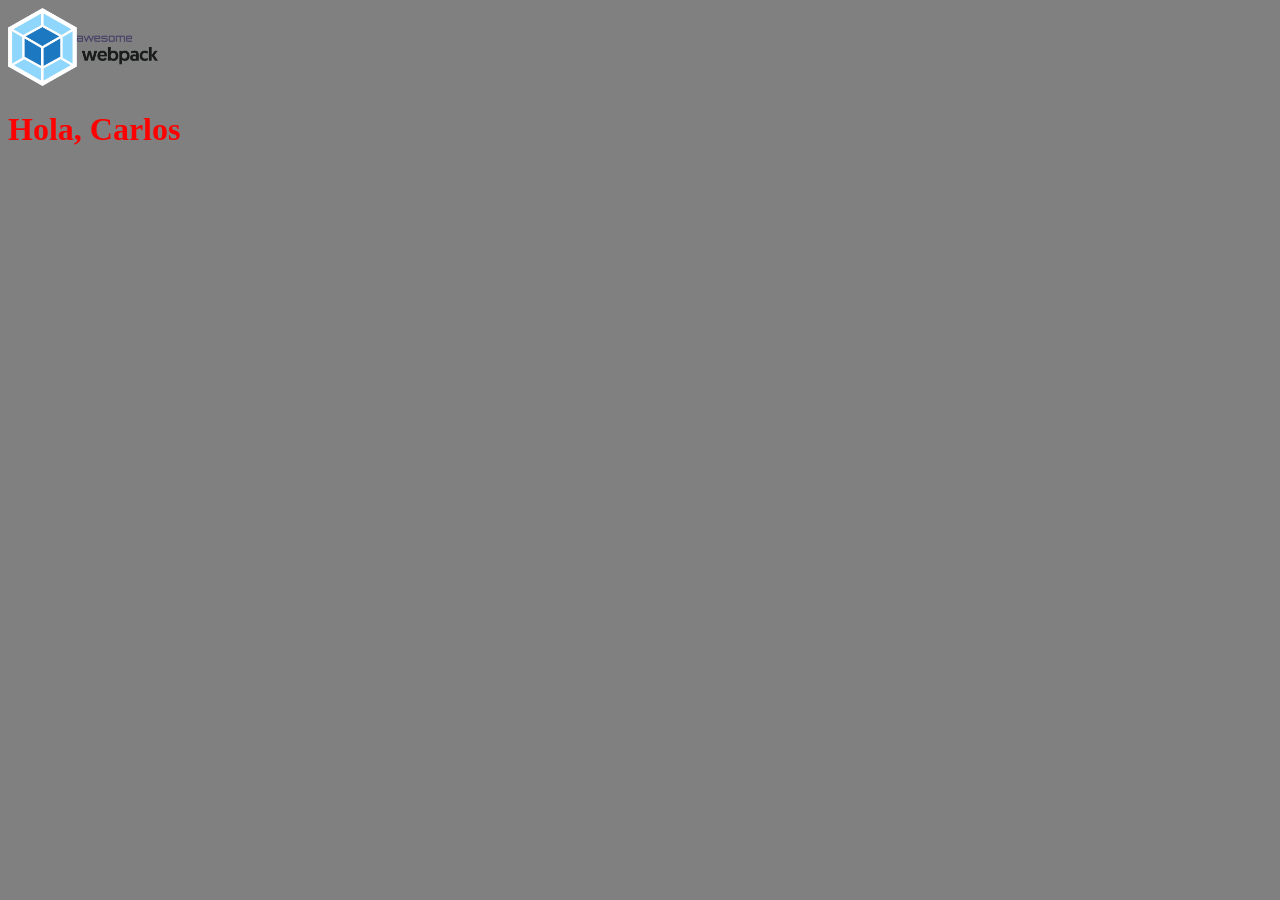
<file: docs/index.html>
<!doctype html><html lang="en"><head><meta charset="UTF-8"><meta name="viewport" content="width=device-width,initial-scale=1"><title>webpack 5</title><link href="main.fcde708b9dc92fba12e7.css" rel="stylesheet"></head><body><img src="./assets/webpack.png" alt="webpack-logo"><script src="main.10e53f383f6b3ba9c94c.js"></script></body></html>
</file>
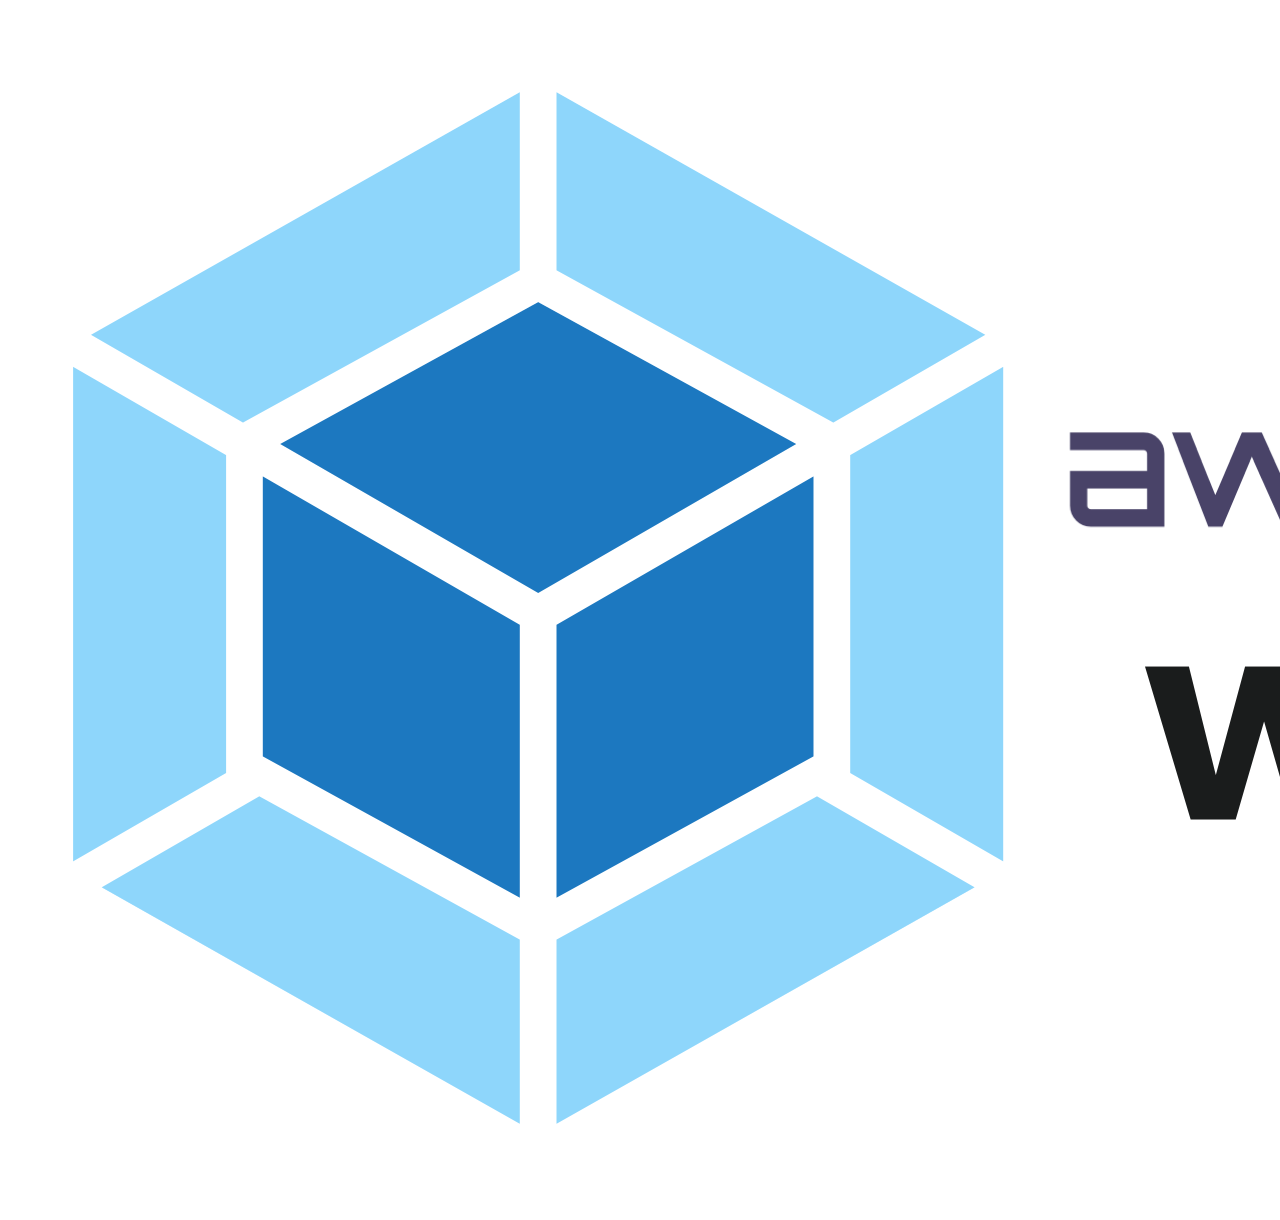
<file: src/index.html>
<!DOCTYPE html>
<html lang="en">
<head>
    <meta charset="UTF-8">
    <meta name="viewport" content="width=device-width, initial-scale=1.0">
    <title>webpack 5</title>
</head>
<body>

    <img src="./assets/webpack.png" alt="webpack-logo">

    <!-- asadasdasdas -->
    <!-- asadasdasdas -->
    <!-- asadasdasdas -->
    <!-- asadasdasdas -->
    <!-- asadasdasdas -->
    <!-- asadasdasdas -->

</body>
</html>
</file>
<file: docs/main.fcde708b9dc92fba12e7.css>
body,html{background-color:grey}img{max-width:150px}
</file>
